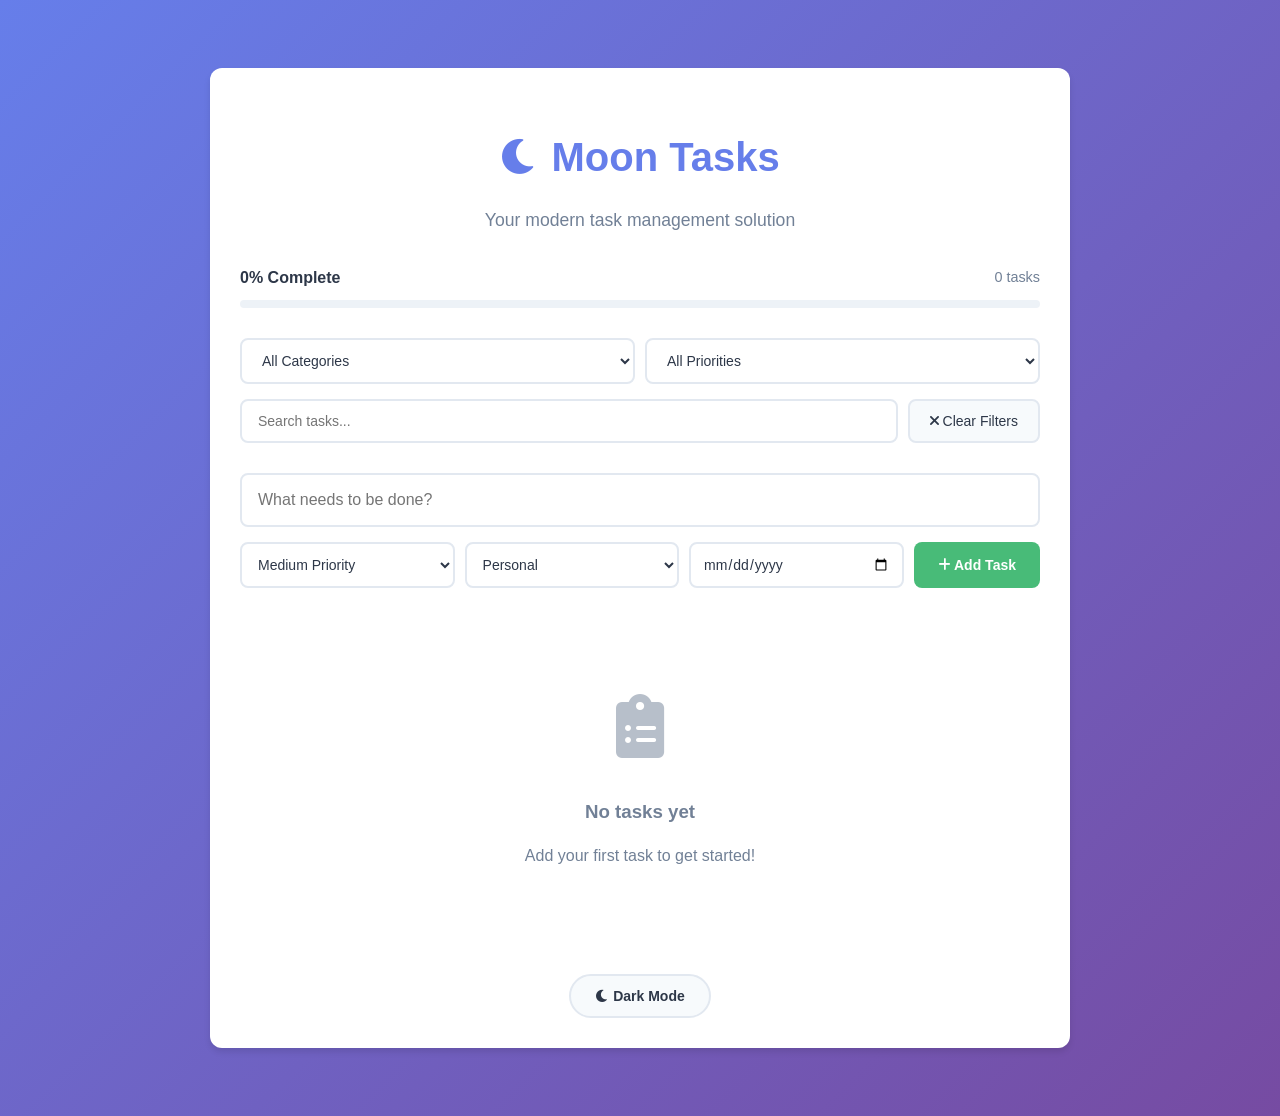
<file: index.html>
<!DOCTYPE html>
<html lang="en">
<head>
    <meta charset="UTF-8">
    <meta name="viewport" content="width=device-width, initial-scale=1.0">
    <title>Moon - Modern To-Do List</title>
    <link rel="stylesheet" href="style.css">
    <link href="https://cdnjs.cloudflare.com/ajax/libs/font-awesome/6.0.0/css/all.min.css" rel="stylesheet">
</head>
<body>
    <div class="container">
        <header class="app-header">
            <h1><i class="fas fa-moon"></i> Moon Tasks</h1>
            <p>Your modern task management solution</p>
        </header>

        <!-- Progress Section -->
        <div class="progress-section">
            <div class="progress-info">
                <span class="progress-text" id="progressText">0% Complete</span>
                <span class="tasks-count" id="tasksCount">0 tasks</span>
            </div>
            <div class="progress-bar">
                <div class="progress-fill" id="progressFill"></div>
            </div>
        </div>

        <!-- Filter and Search Section -->
        <div class="filter-section">
            <div class="filter-group">
                <select id="categoryFilter" class="filter-select">
                    <option value="all">All Categories</option>
                    <option value="work">Work</option>
                    <option value="study">Study</option>
                    <option value="personal">Personal</option>
                </select>
                <select id="priorityFilter" class="filter-select">
                    <option value="all">All Priorities</option>
                    <option value="high">High Priority</option>
                    <option value="medium">Medium Priority</option>
                    <option value="low">Low Priority</option>
                </select>
            </div>
            <div class="search-group">
                <input type="text" id="searchInput" placeholder="Search tasks..." class="search-input">
                <button id="clearFiltersBtn" class="filter-btn">
                    <i class="fas fa-times"></i> Clear Filters
                </button>
            </div>
        </div>

        <!-- Task Input Section -->
        <div class="input-section">
            <div class="input-group">
                <input type="text" id="taskInput" placeholder="What needs to be done?">
                <div class="input-controls">
                    <select id="prioritySelect" class="priority-select">
                        <option value="low">Low Priority</option>
                        <option value="medium" selected>Medium Priority</option>
                        <option value="high">High Priority</option>
                    </select>
                    <select id="categorySelect" class="category-select">
                        <option value="work">Work</option>
                        <option value="study">Study</option>
                        <option value="personal" selected>Personal</option>
                    </select>
                    <input type="date" id="dueDateInput" class="due-date-input">
                    <button id="addTaskBtn" class="add-task-btn">
                        <i class="fas fa-plus"></i> Add Task
                    </button>
                </div>
            </div>
        </div>

        <!-- Task List -->
        <div class="task-list-container">
            <ul id="taskList" class="task-list"></ul>
            <div class="empty-state" id="emptyState">
                <i class="fas fa-clipboard-list"></i>
                <h3>No tasks yet</h3>
                <p>Add your first task to get started!</p>
            </div>
        </div>

        <!-- Theme Toggle -->
        <div class="theme-section">
            <button id="toggleThemeBtn" class="theme-toggle-btn">
                <i class="fas fa-moon"></i> Dark Mode
            </button>
        </div>
    </div>

    <script src="script.js"></script>
</body>
</html>
</file>
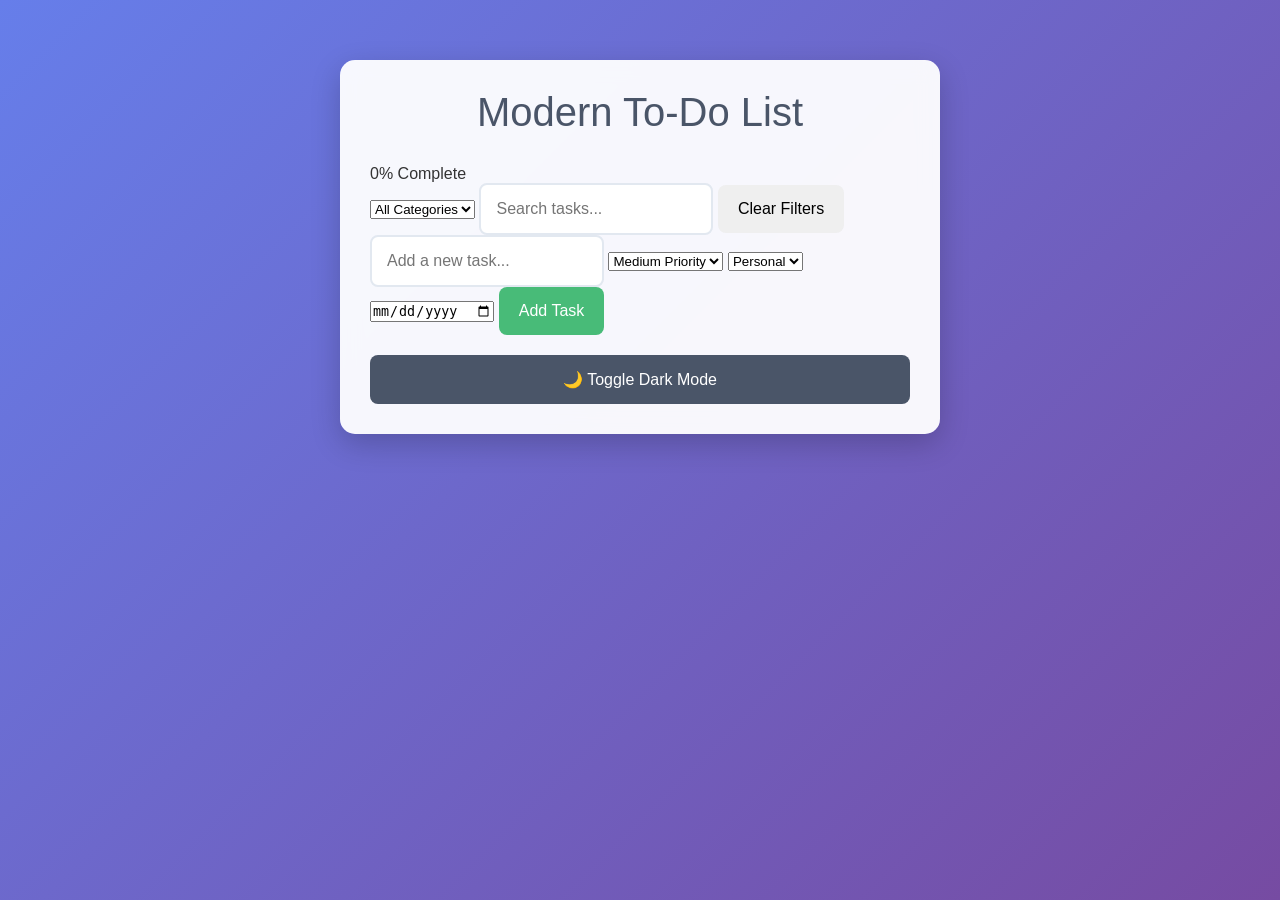
<file: todo-list/index.html>
<!DOCTYPE html>
<html lang="en">
<head>
    <meta charset="UTF-8">
    <meta name="viewport" content="width=device-width, initial-scale=1.0">
    <title>Modern To-Do List</title>
    <link rel="stylesheet" href="style.css">
</head>
<body>
    <div class="container">
        <h1>Modern To-Do List</h1>
        
        <!-- Progress Section -->
        <div class="progress-section">
            <div class="progress-bar">
                <div class="progress-fill" id="progressFill"></div>
            </div>
            <span class="progress-text" id="progressText">0% Complete</span>
        </div>

        <!-- Filter and Search Section -->
        <div class="filter-section">
            <select id="categoryFilter" class="filter-select">
                <option value="all">All Categories</option>
                <option value="work">Work</option>
                <option value="study">Study</option>
                <option value="personal">Personal</option>
            </select>
            <input type="text" id="searchInput" placeholder="Search tasks..." class="search-input">
            <button id="clearFiltersBtn" class="filter-btn">Clear Filters</button>
        </div>

        <!-- Task Input Section -->
        <div class="input-section">
            <input type="text" id="taskInput" placeholder="Add a new task...">
            <select id="prioritySelect" class="priority-select">
                <option value="low">Low Priority</option>
                <option value="medium" selected>Medium Priority</option>
                <option value="high">High Priority</option>
            </select>
            <select id="categorySelect" class="category-select">
                <option value="work">Work</option>
                <option value="study">Study</option>
                <option value="personal" selected>Personal</option>
            </select>
            <input type="date" id="dueDateInput" class="due-date-input">
            <button id="addTaskBtn" class="add-task-btn">Add Task</button>
        </div>

        <!-- Task List -->
        <ul id="taskList" class="task-list"></ul>

        <!-- Theme Toggle -->
        <button id="toggleThemeBtn" class="theme-toggle-btn">🌙 Toggle Dark Mode</button>
    </div>
    <script src="script.js"></script>
</body>
</html>
</file>
<file: style.css>
k * {
    margin: 0;
    padding: 0;
    box-sizing: border-box;
}

:root {
    --primary-color: #667eea;
    --secondary-color: #764ba2;
    --success-color: #48bb78;
    --warning-color: #ed8936;
    --danger-color: #f56565;
    --info-color: #4299e1;
    
    --bg-primary: #ffffff;
    --bg-secondary: #f7fafc;
    --bg-tertiary: #edf2f7;
    --text-primary: #2d3748;
    --text-secondary: #718096;
    --border-color: #e2e8f0;
    --shadow: 0 4px 6px rgba(0, 0, 0, 0.1);
    
    --transition: all 0.3s cubic-bezier(0.4, 0, 0.2, 1);
    --border-radius: 12px;
}

.dark-mode {
    --bg-primary: #1a202c;
    --bg-secondary: #2d3748;
    --bg-tertiary: #4a5568;
    --text-primary: #e2e8f0;
    --text-secondary: #a0aec0;
    --border-color: #4a5568;
    --shadow: 0 4px 6px rgba(0, 0, 0, 0.3);
}

body {
    font-family: 'Segoe UI', Tahoma, Geneva, Verdana, sans-serif;
    background: linear-gradient(135deg, var(--primary-color) 0%, var(--secondary-color) 100%);
    color: var(--text-primary);
    min-height: 100vh;
    padding: 20px;
    transition: var(--transition);
    line-height: 1.6;
}

.container {
    max-width: 800px;
    margin: 40px auto;
    background: var(--bg-primary);
    padding: 30px;
    border-radius: var(--border-radius);
    box-shadow: var(--shadow);
    transition: var(--transition);
}

.app-header {
    text-align: center;
    margin-bottom: 30px;
}

.app-header h1 {
    font-size: 2.5rem;
    font-weight: 700;
    color: var(--primary-color);
    margin-bottom: 8px;
}

.app-header p {
    color: var(--text-secondary);
    font-size: 1.1rem;
}

/* Progress Section */
.progress-section {
    margin-bottom: 30px;
}

.progress-info {
    display: flex;
    justify-content: space-between;
    align-items: center;
    margin-bottom: 10px;
}

.progress-text {
    font-weight: 600;
    color: var(--text-primary);
}

.tasks-count {
    color: var(--text-secondary);
    font-size: 0.9rem;
}

.progress-bar {
    width: 100%;
    height: 8px;
    background: var(--bg-tertiary);
    border-radius: 4px;
    overflow: hidden;
}

.progress-fill {
    height: 100%;
    background: linear-gradient(90deg, var(--primary-color), var(--secondary-color));
    border-radius: 4px;
    transition: var(--transition);
    width: 0%;
}

/* Filter Section */
.filter-section {
    margin-bottom: 30px;
    display: grid;
    gap: 15px;
}

.filter-group, .search-group {
    display: flex;
    gap: 10px;
    flex-wrap: wrap;
}

.filter-select, .search-input {
    padding: 12px 16px;
    border: 2px solid var(--border-color);
    border-radius: 8px;
    background: var(--bg-primary);
    color: var(--text-primary);
    font-size: 14px;
    transition: var(--transition);
    flex: 1;
    min-width: 120px;
}

.filter-select:focus, .search-input:focus {
    outline: none;
    border-color: var(--primary-color);
    box-shadow: 0 0 0 3px rgba(102, 126, 234, 0.1);
}

.filter-btn {
    padding: 12px 20px;
    border: 2px solid var(--border-color);
    border-radius: 8px;
    background: var(--bg-secondary);
    color: var(--text-primary);
    cursor: pointer;
    font-size: 14px;
    font-weight: 500;
    transition: var(--transition);
    white-space: nowrap;
}

.filter-btn:hover {
    background: var(--bg-tertiary);
    transform: translateY(-1px);
}

/* Input Section */
.input-section {
    margin-bottom: 30px;
}

.input-group {
    display: flex;
    flex-direction: column;
    gap: 15px;
}

#taskInput {
    padding: 16px;
    border: 2px solid var(--border-color);
    border-radius: 8px;
    font-size: 16px;
    background: var(--bg-primary);
    color: var(--text-primary);
    transition: var(--transition);
}

#taskInput:focus {
    outline: none;
    border-color: var(--primary-color);
    box-shadow: 0 0 0 3px rgba(102, 126, 234, 0.1);
}

.input-controls {
    display: flex;
    gap: 10px;
    flex-wrap: wrap;
}

.priority-select, .category-select, .due-date-input {
    padding: 12px;
    border: 2px solid var(--border-color);
    border-radius: 8px;
    background: var(--bg-primary);
    color: var(--text-primary);
    font-size: 14px;
    transition: var(--transition);
    flex: 1;
    min-width: 120px;
}

.due-date-input {
    font-family: inherit;
}

.add-task-btn {
    padding: 12px 24px;
    border: none;
    border-radius: 8px;
    background: var(--success-color);
    color: white;
    cursor: pointer;
    font-size: 14px;
    font-weight: 600;
    transition: var(--transition);
    white-space: nowrap;
}

.add-task-btn:hover {
    background: #38a169;
    transform: translateY(-2px);
    box-shadow: 0 4px 12px rgba(72, 187, 120, 0.3);
}

/* Task List */
.task-list-container {
    margin-bottom: 30px;
    min-height: 200px;
}

.task-list {
    list-style: none;
    display: grid;
    gap: 12px;
}

.task-item {
    background: var(--bg-secondary);
    border-radius: 8px;
    padding: 16px;
    border-left: 4px solid var(--border-color);
    transition: var(--transition);
    cursor: grab;
    position: relative;
    animation: slideIn 0.3s ease;
}

.task-item:hover {
    transform: translateY(-2px);
    box-shadow: var(--shadow);
}

.task-item.dragging {
    opacity: 0.5;
    transform: scale(0.98);
}

.task-item.overdue {
    border-left-color: var(--danger-color);
    background: linear-gradient(90deg, rgba(245, 101, 101, 0.1), var(--bg-secondary));
}

.task-item.priority-high {
    border-left-color: var(--danger-color);
}

.task-item.priority-medium {
    border-left-color: var(--warning-color);
}

.task-item.priority-low {
    border-left-color: var(--success-color);
}

.task-content {
    display: flex;
    align-items: flex-start;
    gap: 12px;
}

.task-checkbox {
    margin-top: 2px;
    accent-color: var(--success-color);
    transform: scale(1.2);
    cursor: pointer;
}

.task-details {
    flex: 1;
}

.task-text {
    font-size: 16px;
    color: var(--text-primary);
    margin-bottom: 8px;
    line-height: 1.4;
    word-break: break-word;
}

.task-meta {
    display: flex;
    gap: 12px;
    flex-wrap: wrap;
    align-items: center;
}

.task-priority, .task-category, .task-due {
    padding: 4px 8px;
    border-radius: 12px;
    font-size: 12px;
    font-weight: 500;
    text-transform: uppercase;
    letter-spacing: 0.5px;
}

.task-priority.high {
    background: rgba(245, 101, 101, 0.2);
    color: var(--danger-color);
}

.task-priority.medium {
    background: rgba(237, 137, 54, 0.2);
    color: var(--warning-color);
}

.task-priority.low {
    background: rgba(72, 187, 120, 0.2);
    color: var(--success-color);
}

.task-category {
    background: rgba(102, 126, 234, 0.2);
    color: var(--primary-color);
}

.task-due {
    background: rgba(160, 174, 192, 0.2);
    color: var(--text-secondary);
}

.task-due.overdue {
    background: rgba(245, 101, 101, 0.2);
    color: var(--danger-color);
}

.task-actions {
    display: flex;
    gap: 8px;
    opacity: 0;
    transition: var(--transition);
}

.task-item:hover .task-actions {
    opacity: 1;
}

.edit-btn, .delete-btn {
    padding: 8px;
    border: none;
    border-radius: 6px;
    cursor: pointer;
    font-size: 14px;
    transition: var(--transition);
    background: transparent;
}

.edit-btn {
    color: var(--info-color);
}

.edit-btn:hover {
    background: rgba(66, 153, 225, 0.1);
    transform: scale(1.1);
}

.delete-btn {
    color: var(--danger-color);
}

.delete-btn:hover {
    background: rgba(245, 101, 101, 0.1);
    transform: scale(1.1);
}

.task-item.completed {
    opacity: 0.7;
}

.task-item.completed .task-text {
    text-decoration: line-through;
    color: var(--text-secondary);
}

.empty-state {
    text-align: center;
    padding: 60px 20px;
    color: var(--text-secondary);
}

.empty-state i {
    font-size: 4rem;
    margin-bottom: 20px;
    opacity: 0.5;
}

.empty-state h3 {
    margin-bottom: 10px;
    font-weight: 600;
}

/* Theme Section */
.theme-section {
    text-align: center;
}

.theme-toggle-btn {
    padding: 12px 24px;
    border: 2px solid var(--border-color);
    border-radius: 25px;
    background: var(--bg-secondary);
    color: var(--text-primary);
    cursor: pointer;
    font-size: 14px;
    font-weight: 600;
    transition: var(--transition);
}

.theme-toggle-btn:hover {
    background: var(--bg-tertiary);
    transform: translateY(-2px);
}

/* Animations */
@keyframes slideIn {
    from {
        opacity: 0;
        transform: translateY(-20px);
    }
    to {
        opacity: 1;
        transform: translateY(0);
    }
}

@keyframes pulse {
    0%, 100% {
        transform: scale(1);
    }
    50% {
        transform: scale(1.05);
    }
}

@keyframes shake {
    0%, 100% { transform: translateX(0); }
    25% { transform: translateX(-5px); }
    75% { transform: translateX(5px); }
}

/* Responsive Design */
@media (max-width: 768px) {
    .container {
        margin: 20px;
        padding: 20px;
    }
    
    .app-header h1 {
        font-size: 2rem;
    }
    
    .filter-group, .search-group, .input-controls {
        flex-direction: column;
    }
    
    .filter-select, .search-input, .priority-select, 
    .category-select, .due-date-input, .add-task-btn {
        width: 100%;
        min-width: auto;
    }
    
    .task-meta {
        flex-direction: column;
        align-items: flex-start;
        gap: 6px;
    }
    
    .task-actions {
        opacity: 1;
        margin-top: 12px;
        justify-content: center;
    }
    
    .task-item {
        padding: 12px;
    }
}

@media (max-width: 480px) {
    body {
        padding: 10px;
    }
    
    .container {
        margin: 10px;
        padding: 15px;
    }
    
    .app-header h1 {
        font-size: 1.8rem;
    }
    
    .progress-info {
        flex-direction: column;
        align-items: flex-start;
        gap: 5px;
    }
}

/* Utility Classes */
.hidden {
    display: none !important;
}

.fade-in {
    animation: slideIn 0.3s ease;
}

.shake {
    animation: shake 0.5s ease;
}

.pulse {
    animation: pulse 0.3s ease;
}
</file>
<file: todo-list/style.css>
* {
    margin: 0;
    padding: 0;
    box-sizing: border-box;
}

body {
    font-family: 'Segoe UI', Tahoma, Geneva, Verdana, sans-serif;
    background: linear-gradient(135deg, #667eea 0%, #764ba2 100%);
    color: #333;
    min-height: 100vh;
    padding: 20px;
    transition: all 0.3s ease;
}

.container {
    max-width: 600px;
    margin: 40px auto;
    background: rgba(255, 255, 255, 0.95);
    padding: 30px;
    border-radius: 15px;
    box-shadow: 0 10px 30px rgba(0, 0, 0, 0.2);
    backdrop-filter: blur(10px);
}

h1 {
    text-align: center;
    color: #4a5568;
    margin-bottom: 30px;
    font-size: 2.5rem;
    font-weight: 300;
}

.input-group {
    display: flex;
    gap: 10px;
    margin-bottom: 30px;
}

input[type="text"] {
    flex: 1;
    padding: 15px;
    border: 2px solid #e2e8f0;
    border-radius: 8px;
    font-size: 16px;
    transition: all 0.3s ease;
    outline: none;
}

input[type="text"]:focus {
    border-color: #667eea;
    box-shadow: 0 0 0 3px rgba(102, 126, 234, 0.1);
}

button {
    padding: 15px 20px;
    border: none;
    border-radius: 8px;
    cursor: pointer;
    font-size: 16px;
    font-weight: 500;
    transition: all 0.3s ease;
}

#addTaskBtn {
    background: #48bb78;
    color: white;
}

#addTaskBtn:hover {
    background: #38a169;
    transform: translateY(-2px);
}

#toggleThemeBtn {
    background: #4a5568;
    color: white;
    margin-top: 20px;
    width: 100%;
}

#toggleThemeBtn:hover {
    background: #2d3748;
    transform: translateY(-2px);
}

ul {
    list-style-type: none;
    padding: 0;
}

li {
    display: flex;
    align-items: center;
    justify-content: space-between;
    padding: 15px;
    margin-bottom: 10px;
    background: #f7fafc;
    border-radius: 8px;
    border-left: 4px solid #48bb78;
    transition: all 0.3s ease;
    animation: slideIn 0.3s ease;
}

li:hover {
    transform: translateX(5px);
    box-shadow: 0 4px 12px rgba(0, 0, 0, 0.1);
}

.task-content {
    flex: 1;
    display: flex;
    align-items: center;
    gap: 15px;
}

.task-text {
    flex: 1;
    cursor: pointer;
    padding: 5px;
    border-radius: 4px;
    transition: all 0.3s ease;
}

.task-text:hover {
    background: #edf2f7;
}

.task-actions {
    display: flex;
    gap: 10px;
}

.edit-btn, .delete-btn {
    padding: 8px 12px;
    border: none;
    border-radius: 6px;
    cursor: pointer;
    font-size: 14px;
    transition: all 0.3s ease;
}

.edit-btn {
    background: #4299e1;
    color: white;
}

.edit-btn:hover {
    background: #3182ce;
}

.delete-btn {
    background: #f56565;
    color: white;
}

.delete-btn:hover {
    background: #e53e3e;
}

.completed {
    text-decoration: line-through;
    opacity: 0.6;
    border-left-color: #a0aec0;
}

.edit-input {
    flex: 1;
    padding: 8px;
    border: 2px solid #4299e1;
    border-radius: 4px;
    font-size: 16px;
    outline: none;
}

.error-message {
    color: #e53e3e;
    background: #fed7d7;
    padding: 10px;
    border-radius: 4px;
    margin-bottom: 15px;
    text-align: center;
    font-weight: 500;
    animation: shake 0.5s ease;
}

@keyframes shake {
    0%, 100% { transform: translateX(0); }
    25% { transform: translateX(-5px); }
    75% { transform: translateX(5px); }
}

@keyframes slideIn {
    from {
        opacity: 0;
        transform: translateY(-20px);
    }
    to {
        opacity: 1;
        transform: translateY(0);
    }
}

/* Dark Mode Styles */
.dark-mode {
    background: linear-gradient(135deg, #2d3748 0%, #1a202c 100%);
    color: #e2e8f0;
}

.dark-mode .container {
    background: rgba(45, 55, 72, 0.95);
    box-shadow: 0 10px 30px rgba(0, 0, 0, 0.4);
}

.dark-mode h1 {
    color: #e2e8f0;
}

.dark-mode input[type="text"] {
    background: #4a5568;
    border-color: #4a5568;
    color: #e2e8f0;
}

.dark-mode input[type="text"]:focus {
    border-color: #667eea;
    box-shadow: 0 0 0 3px rgba(102, 126, 234, 0.2);
}

.dark-mode li {
    background: #2d3748;
    border-left-color: #48bb78;
}

.dark-mode .task-text:hover {
    background: #4a5568;
}

.dark-mode .edit-btn {
    background: #4299e1;
}

.dark-mode .delete-btn {
    background: #f56565;
}

.dark-mode .error-message {
    background: #742a2a;
    color: #fed7d7;
}

/* Responsive Design */
@media (max-width: 640px) {
    .container {
        margin: 20px;
        padding: 20px;
    }
    
    .input-group {
        flex-direction: column;
    }
    
    input[type="text"] {
        margin-right: 0;
        margin-bottom: 10px;
    }
    
    #addTaskBtn, #toggleThemeBtn {
        width: 100%;
    }
    
    li {
        flex-direction: column;
        align-items: stretch;
        gap: 10px;
    }
    
    .task-actions {
        justify-content: flex-end;
    }
}
</file>
